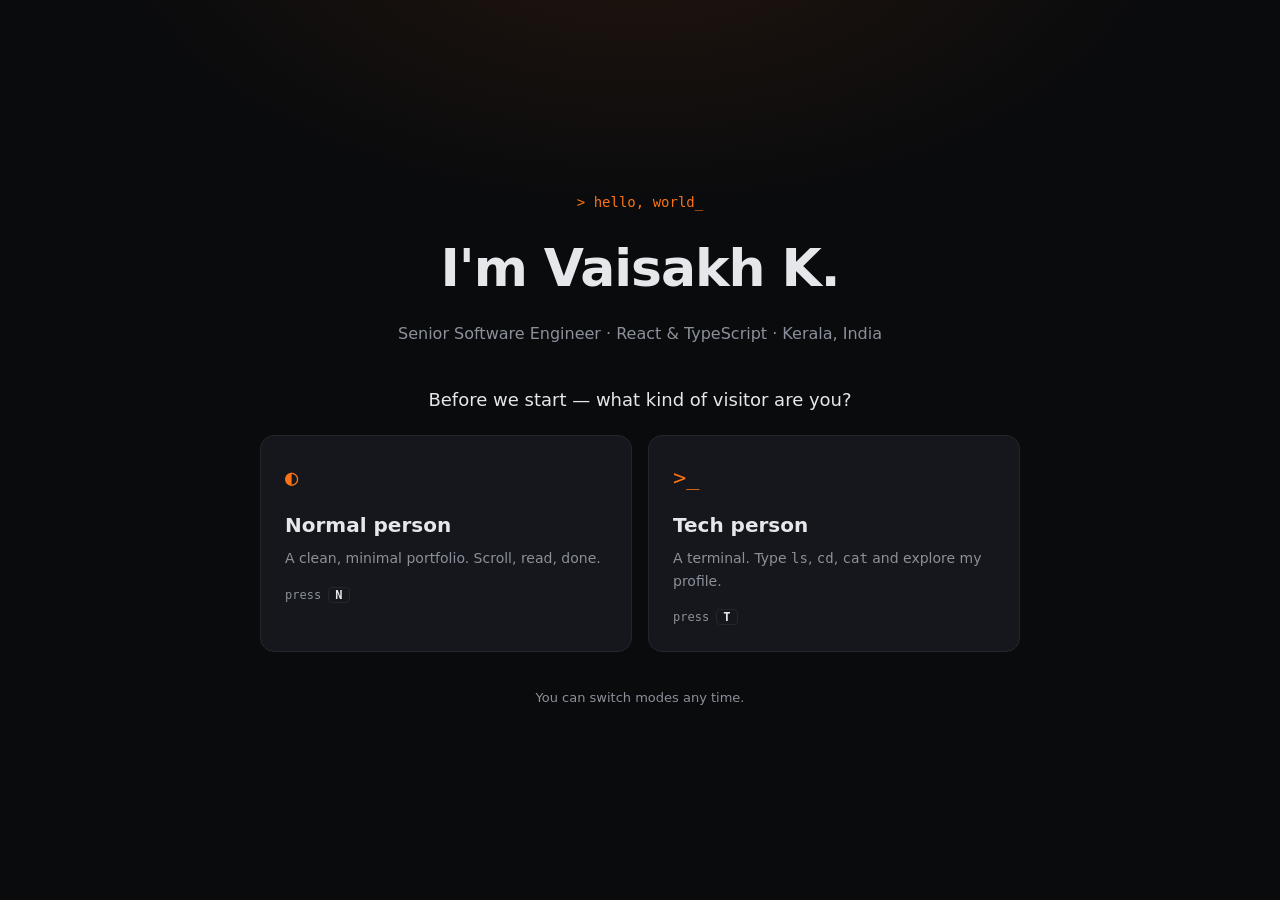
<file: index.html>
<!doctype html>
<html lang="en">
<head>
<meta charset="utf-8">
<meta name="viewport" content="width=device-width, initial-scale=1">
<title>Vaisakh K</title>
<meta name="description" content="Personal website of Vaisakh K — Senior Software Engineer.">
<link rel="stylesheet" href="style.css">
<style>
  body { min-height: 100vh; display: grid; place-items: center; padding: 24px;
    background: radial-gradient(900px 500px at 50% -10%, rgba(249,115,22,.10), transparent 60%), var(--bg); }
  main { width: 100%; max-width: 760px; text-align: center; animation: in .7s ease both; }
  @keyframes in { from { opacity: 0; transform: translateY(12px); } }
  .hi { font-family: var(--mono); color: var(--accent); font-size: 14px; margin-bottom: 14px; }
  h1 { font-size: clamp(32px, 6vw, 52px); font-weight: 700; letter-spacing: -.02em; }
  .sub { color: var(--muted); margin: 10px 0 40px; }
  .q { font-size: 18px; margin-bottom: 20px; }
  .choices { display: grid; grid-template-columns: 1fr 1fr; gap: 16px; }
  .card { text-align: left; background: var(--card); border: 1px solid var(--line); border-radius: 14px;
    padding: 24px; transition: .2s; display: block; }
  .card:hover, .card:focus-visible { border-color: var(--accent); transform: translateY(-3px); outline: none;
    box-shadow: 0 10px 30px -12px rgba(249,115,22,.35); }
  .ico { font-family: var(--mono); font-size: 22px; color: var(--accent); margin-bottom: 14px; display: block; }
  .card h2 { font-size: 20px; margin-bottom: 6px; }
  .card p { color: var(--muted); font-size: 14px; }
  .key { font-family: var(--mono); font-size: 12px; color: var(--muted); margin-top: 16px; display: block; }
  .key b { color: var(--text); border: 1px solid var(--line); border-radius: 4px; padding: 0 6px; }
  .foot { margin-top: 36px; font-size: 13px; color: var(--muted); }
  @media (max-width: 600px) { .choices { grid-template-columns: 1fr; } }
</style>
</head>
<body>
<main>
  <div class="hi">&gt; hello, world_</div>
  <h1>I'm Vaisakh K.</h1>
  <p class="sub">Senior Software Engineer · React &amp; TypeScript · Kerala, India</p>
  <p class="q">Before we start — what kind of visitor are you?</p>
  <div class="choices">
    <a class="card" href="normal.html" id="normal">
      <span class="ico">◐</span>
      <h2>Normal person</h2>
      <p>A clean, minimal portfolio. Scroll, read, done.</p>
      <span class="key">press <b>N</b></span>
    </a>
    <a class="card" href="terminal.html" id="tech">
      <span class="ico">&gt;_</span>
      <h2>Tech person</h2>
      <p>A terminal. Type <code>ls</code>, <code>cd</code>, <code>cat</code> and explore my profile.</p>
      <span class="key">press <b>T</b></span>
    </a>
  </div>
  <p class="foot">You can switch modes any time.</p>
</main>
<script>
  addEventListener("keydown", e => {
    const k = e.key.toLowerCase();
    if (k === "n") location.href = "normal.html";
    if (k === "t") location.href = "terminal.html";
  });
</script>
<script src="cursor.js"></script>
</body>
</html>
</file>
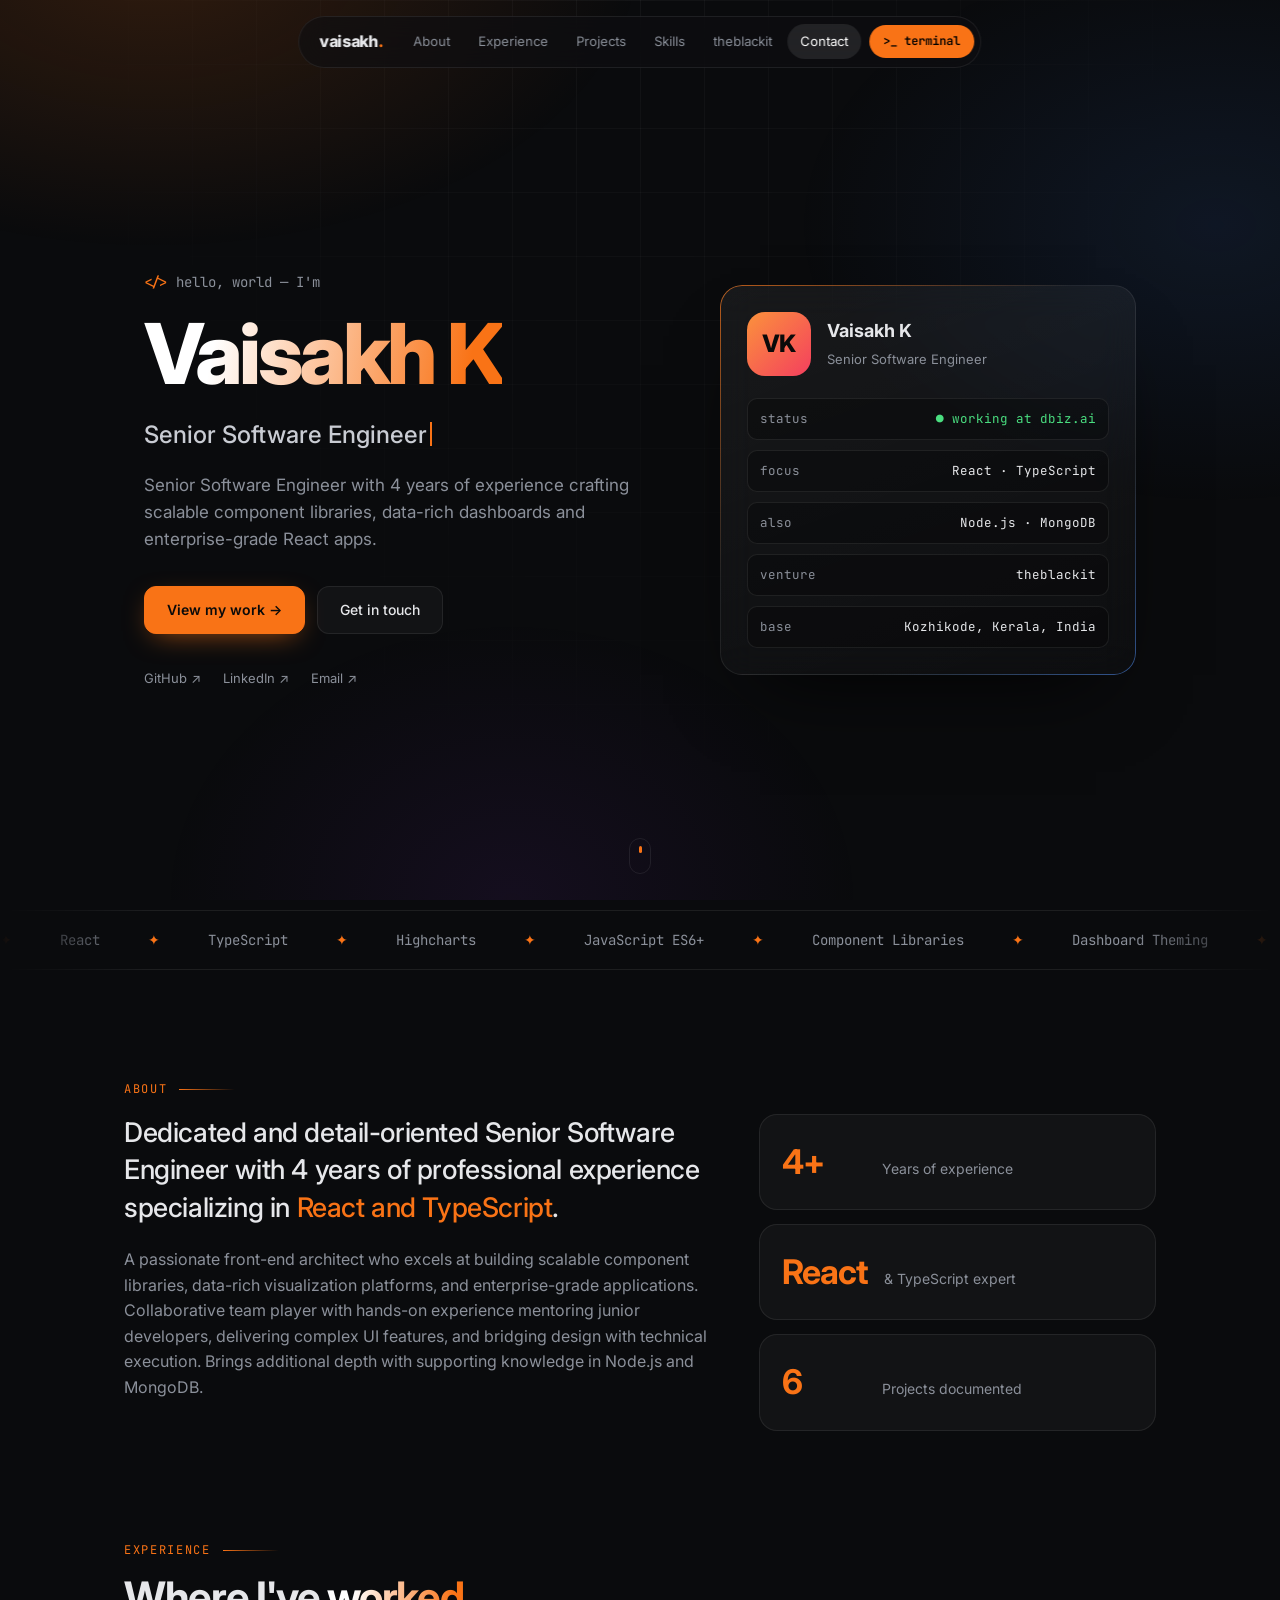
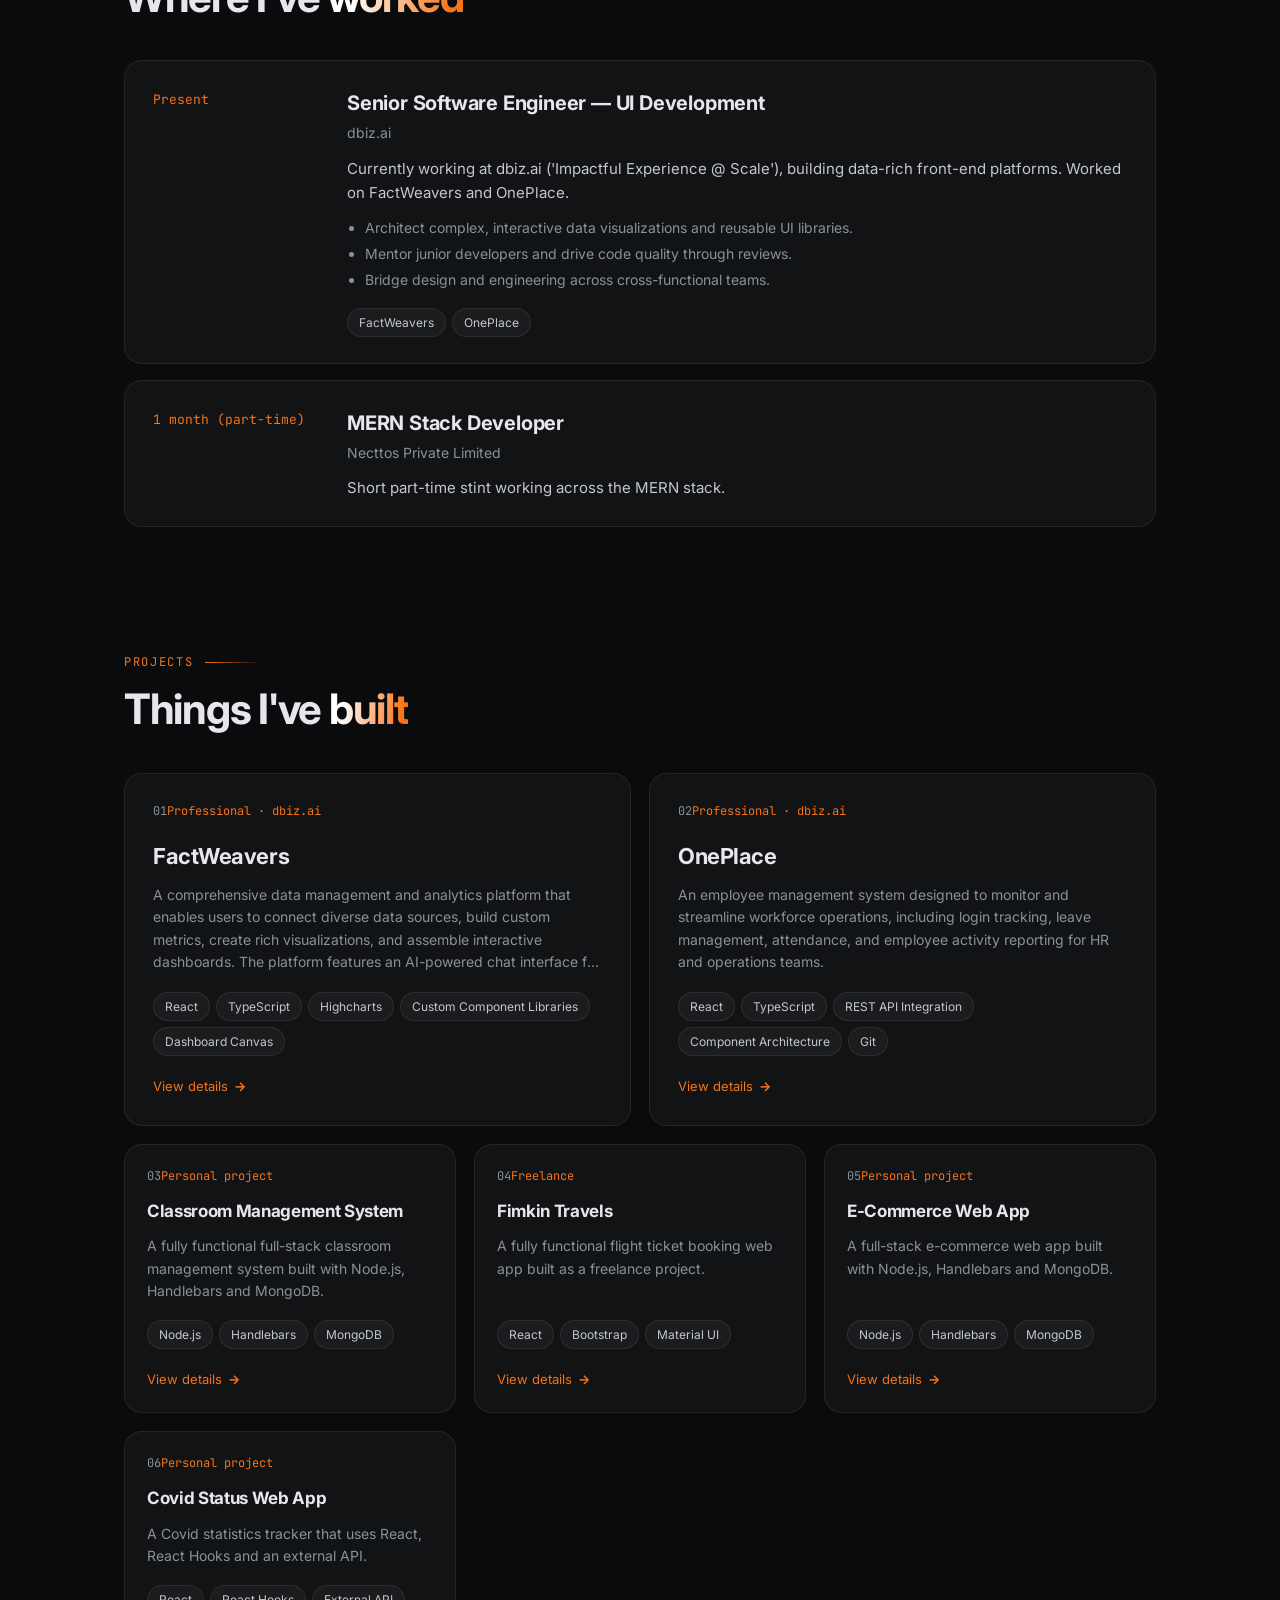
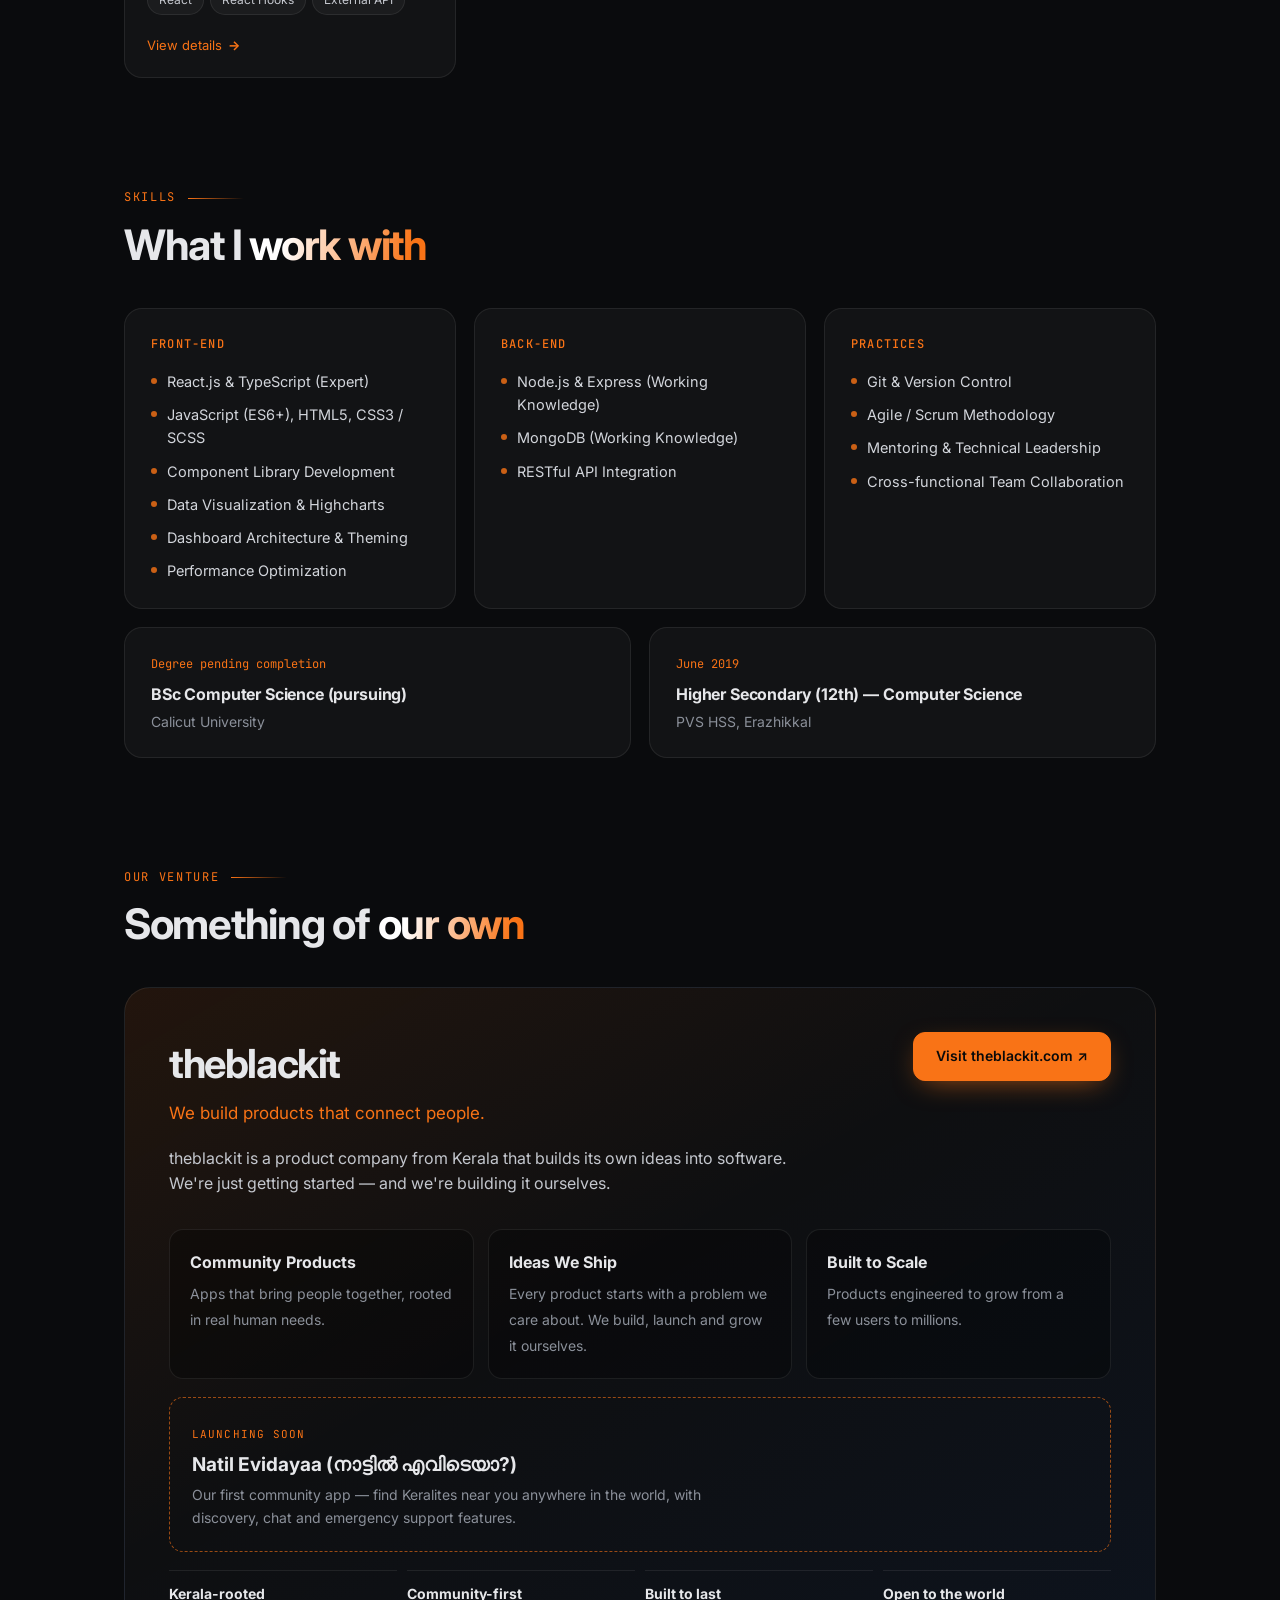
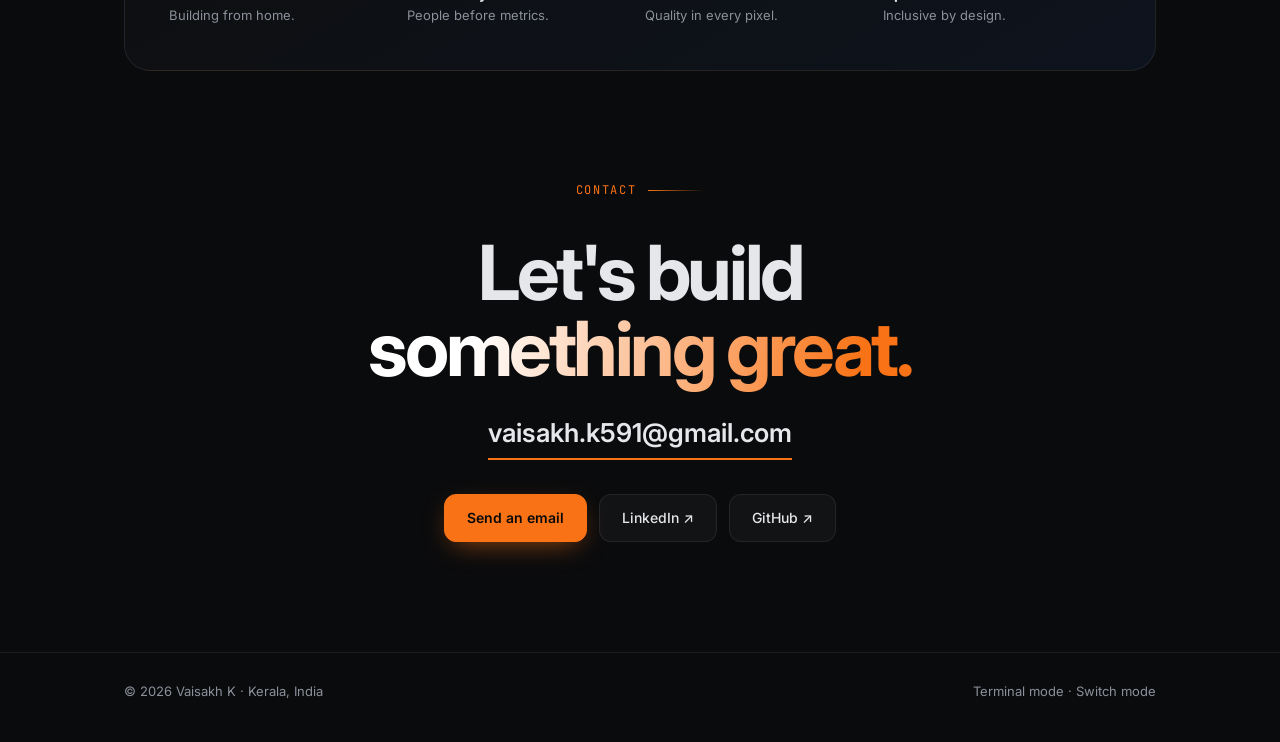
<file: normal.html>
<!doctype html>
<html lang="en">
<head>
<meta charset="utf-8">
<meta name="viewport" content="width=device-width, initial-scale=1, viewport-fit=cover">
<title>Vaisakh K — Senior Software Engineer</title>
<meta name="description" content="Vaisakh K — Senior Software Engineer specializing in React and TypeScript.">
<link rel="preconnect" href="https://fonts.googleapis.com">
<link rel="preconnect" href="https://fonts.gstatic.com" crossorigin>
<link href="https://fonts.googleapis.com/css2?family=Inter:wght@400;500;600;700;800&family=JetBrains+Mono:wght@400;500&display=swap" rel="stylesheet">
<link rel="stylesheet" href="style.css">
<style>
  :root { --glass: rgba(255,255,255,.035); --border: rgba(255,255,255,.08); }
  body { overflow-x: hidden; }
  .wrap { max-width: 1080px; margin: 0 auto; padding: 0 24px; }

  /* ambient background */
  .ambient { position: fixed; inset: 0; z-index: -1; pointer-events: none;
    background:
      radial-gradient(700px 420px at 12% -5%, rgba(249,115,22,.16), transparent 70%),
      radial-gradient(600px 400px at 95% 25%, rgba(59,130,246,.10), transparent 70%),
      radial-gradient(500px 400px at 40% 100%, rgba(147,51,234,.08), transparent 70%); }
  .ambient::after { content: ""; position: absolute; inset: 0; opacity: .5;
    background-image: linear-gradient(var(--border) 1px, transparent 1px), linear-gradient(90deg, var(--border) 1px, transparent 1px);
    background-size: 64px 64px; -webkit-mask-image: radial-gradient(ellipse at 50% 0%, #000 0%, transparent 65%); mask-image: radial-gradient(ellipse at 50% 0%, #000 0%, transparent 65%); }

  /* floating nav */
  nav { position: fixed; top: 16px; left: 50%; transform: translateX(-50%); z-index: 20; max-width: calc(100% - 24px);
    display: flex; align-items: center; gap: 4px; padding: 6px; border-radius: 99px;
    background: rgba(14,15,18,.65); border: 1px solid var(--border); backdrop-filter: blur(16px); -webkit-backdrop-filter: blur(16px); }
  nav .logo { font-weight: 800; padding: 6px 14px; letter-spacing: -.02em; } nav .logo span { color: var(--accent); }
  nav .links { display: flex; gap: 2px; overflow-x: auto; scrollbar-width: none; }
  nav .links::-webkit-scrollbar { display: none; }
  nav a.l { font-size: 13px; color: var(--muted); padding: 7px 13px; border-radius: 99px; white-space: nowrap; transition: .2s; }
  nav a.l:hover { color: var(--text); } nav a.l.on { color: #fff; background: rgba(255,255,255,.09); }
  nav a.term { font-family: var(--mono); font-size: 12px; color: #000; background: var(--accent); padding: 7px 14px; border-radius: 99px; font-weight: 600; white-space: nowrap; margin-left: 4px; }
  nav a.term:hover { background: var(--accent-2); }

  section { padding: 110px 0 0; scroll-margin-top: 20px; }
  .eyebrow { font-family: var(--mono); font-size: 12px; letter-spacing: .14em; text-transform: uppercase; color: var(--accent); display: flex; align-items: center; gap: 12px; margin-bottom: 14px; }
  .eyebrow::after { content: ""; height: 1px; width: 56px; background: linear-gradient(90deg, var(--accent), transparent); }
  h2 { font-size: clamp(28px, 4.5vw, 42px); letter-spacing: -.03em; line-height: 1.1; margin-bottom: 40px; font-weight: 700; }
  .grad { background: linear-gradient(100deg, #fff 20%, var(--accent) 90%); -webkit-background-clip: text; background-clip: text; color: transparent; }

  /* spotlight card base */
  .spot { position: relative; background: var(--glass); border: 1px solid var(--border); border-radius: 18px; overflow: hidden; transition: border-color .25s, transform .25s; }
  .spot::before { content: ""; position: absolute; inset: 0; opacity: 0; transition: opacity .3s; pointer-events: none;
    background: radial-gradient(360px circle at var(--mx, 50%) var(--my, 50%), rgba(249,115,22,.14), transparent 60%); }
  .spot:hover::before { opacity: 1; } .spot:hover { border-color: rgba(249,115,22,.4); }

  /* hero */
  .hero { min-height: 100vh; min-height: 100svh; display: flex; align-items: center; padding: 120px 0 60px; }
  .hero .wrap { display: grid; grid-template-columns: 1.25fr 1fr; gap: 56px; align-items: center; }
  .hello { font-family: var(--mono); font-size: 14px; color: var(--muted); margin-bottom: 18px; }
  .hello b { color: var(--accent); font-weight: 500; }
  .hero h1 { font-size: clamp(44px, 7.5vw, 84px); line-height: 1; letter-spacing: -.045em; font-weight: 800; }
  .hero h1 .grad { display: inline-block; }
  .role { font-size: clamp(18px, 2.4vw, 24px); color: #c9ccd3; margin: 20px 0 0; font-weight: 500; min-height: 1.6em; }
  .role .cur { display: inline-block; width: 2px; height: 1em; background: var(--accent); margin-left: 3px; vertical-align: -3px; animation: blink 1s steps(1) infinite; }
  @keyframes blink { 50% { opacity: 0; } }
  .lead { color: var(--muted); font-size: 17px; max-width: 520px; margin: 18px 0 32px; }
  .btns { display: flex; gap: 12px; flex-wrap: wrap; }
  .btn { display: inline-flex; align-items: center; gap: 8px; padding: 12px 22px; border-radius: 12px; border: 1px solid var(--border); font-size: 14px; font-weight: 500; transition: .2s; background: var(--glass); }
  .btn:hover { border-color: var(--accent); transform: translateY(-2px); }
  .btn.primary { background: var(--accent); border-color: var(--accent); color: #0a0a0a; font-weight: 600; box-shadow: 0 8px 28px -10px rgba(249,115,22,.7); }
  .btn.primary:hover { background: var(--accent-2); }
  .socials { display: flex; gap: 22px; margin-top: 34px; font-size: 13px; color: var(--muted); }
  .socials a:hover { color: var(--accent); }

  .idcard { padding: 26px; border-radius: 22px; background: linear-gradient(160deg, rgba(255,255,255,.06), rgba(255,255,255,.015)); border: 1px solid var(--border);
    backdrop-filter: blur(18px); box-shadow: 0 40px 80px -40px rgba(0,0,0,.9); position: relative; animation: float 7s ease-in-out infinite; }
  @keyframes float { 50% { transform: translateY(-10px); } }
  .idcard::before { content: ""; position: absolute; inset: -1px; border-radius: 22px; padding: 1px; pointer-events: none;
    background: linear-gradient(140deg, rgba(249,115,22,.7), transparent 40%, transparent 70%, rgba(59,130,246,.5));
    -webkit-mask: linear-gradient(#000 0 0) content-box, linear-gradient(#000 0 0); -webkit-mask-composite: xor; mask-composite: exclude; }
  .idtop { display: flex; align-items: center; gap: 16px; }
  .avatar { width: 64px; height: 64px; border-radius: 18px; display: grid; place-items: center; font-weight: 800; font-size: 24px; color: #0a0a0a;
    background: linear-gradient(135deg, var(--accent-2), #f43f5e); letter-spacing: -.04em; }
  .idtop b { display: block; font-size: 18px; } .idtop span { font-size: 13px; color: var(--muted); }
  .idrows { margin-top: 22px; display: grid; gap: 10px; font-family: var(--mono); font-size: 12.5px; }
  .idrows div { display: flex; justify-content: space-between; gap: 12px; padding: 10px 12px; border-radius: 10px; background: rgba(0,0,0,.28); border: 1px solid var(--border); }
  .idrows em { font-style: normal; color: var(--muted); } .idrows span { color: var(--text); text-align: right; }
  .idrows .on { color: var(--green); }
  .scrollhint { position: absolute; bottom: 26px; left: 50%; transform: translateX(-50%); width: 22px; height: 36px; border: 1.5px solid var(--border); border-radius: 12px; }
  .scrollhint::after { content: ""; position: absolute; left: 50%; top: 7px; width: 3px; height: 7px; margin-left: -1.5px; border-radius: 2px; background: var(--accent); animation: sc 1.8s infinite; }
  @keyframes sc { 60% { transform: translateY(12px); opacity: 0; } }

  /* marquee */
  .marquee { border-block: 1px solid var(--border); overflow: hidden; padding: 18px 0; margin-top: 10px;
    -webkit-mask-image: linear-gradient(90deg, transparent, #000 12%, #000 88%, transparent); mask-image: linear-gradient(90deg, transparent, #000 12%, #000 88%, transparent); }
  .track { display: flex; gap: 48px; width: max-content; animation: mq 38s linear infinite; font-family: var(--mono); font-size: 14px; color: var(--muted); }
  .track span::before { content: "✦"; color: var(--accent); margin-right: 48px; }
  @keyframes mq { to { transform: translateX(-50%); } }

  /* about */
  .about { display: grid; grid-template-columns: 1.5fr 1fr; gap: 40px; align-items: start; }
  .about .big { font-size: clamp(20px, 2.6vw, 27px); line-height: 1.4; letter-spacing: -.015em; color: #e6e7ea; font-weight: 500; }
  .about .big mark { background: none; color: var(--accent); }
  .about p.rest { color: var(--muted); margin-top: 20px; }
  .stats { display: grid; gap: 14px; }
  .stat { padding: 20px 22px; display: flex; align-items: baseline; gap: 16px; }
  .stat b { font-size: 34px; letter-spacing: -.03em; color: var(--accent); min-width: 84px; } .stat span { color: var(--muted); font-size: 14px; }

  /* experience */
  .job { padding: 26px 28px; display: grid; grid-template-columns: 170px 1fr; gap: 24px; margin-bottom: 16px; }
  .job .when { font-family: var(--mono); font-size: 13px; color: var(--accent); padding-top: 3px; }
  .job h3 { font-size: 20px; letter-spacing: -.01em; } .job .co { color: var(--muted); font-size: 14px; margin: 3px 0 12px; }
  .job p { color: #c4c7ce; font-size: 15px; } .job ul { margin: 12px 0 0 18px; color: var(--muted); font-size: 14px; } .job li { margin-bottom: 4px; }
  .job .chips { margin-top: 16px; }

  /* projects */
  .featured { display: grid; grid-template-columns: 1fr 1fr; gap: 18px; }
  .others { display: grid; grid-template-columns: repeat(3, 1fr); gap: 18px; margin-top: 18px; }
  .proj { padding: 28px; cursor: pointer; display: flex; flex-direction: column; text-align: left; font: inherit; color: inherit; }
  .proj:focus-visible { outline: 2px solid var(--accent); outline-offset: 2px; }
  .proj .no { font-family: var(--mono); font-size: 12px; color: var(--muted); display: flex; justify-content: space-between; }
  .proj .no i { font-style: normal; color: var(--accent); }
  .proj h3 { margin: 18px 0 10px; font-size: 22px; letter-spacing: -.02em; }
  .others .proj { padding: 22px; } .others .proj h3 { font-size: 17px; margin-top: 12px; }
  .proj p { color: var(--muted); font-size: 14px; flex: 1; display: -webkit-box; -webkit-line-clamp: 4; -webkit-box-orient: vertical; overflow: hidden; }
  .others .proj p { -webkit-line-clamp: 3; }
  .more { margin-top: 20px; font-size: 13px; color: var(--accent); display: inline-flex; gap: 6px; transition: gap .2s; }
  .proj:hover .more { gap: 12px; }
  .chips { display: flex; flex-wrap: wrap; gap: 6px; margin-top: 18px; }
  .chip { font-size: 12px; padding: 4px 11px; border-radius: 99px; background: rgba(255,255,255,.04); border: 1px solid var(--border); color: #c4c7ce; }

  /* skills */
  .skills { display: grid; grid-template-columns: repeat(3, 1fr); gap: 18px; }
  .box { padding: 26px; } .box h3 { font-family: var(--mono); font-weight: 500; font-size: 12px; letter-spacing: .1em; text-transform: uppercase; color: var(--accent); margin-bottom: 16px; }
  .box ul { list-style: none; display: grid; gap: 10px; } .box li { color: #d2d5db; font-size: 14.5px; display: flex; gap: 10px; }
  .box li::before { content: ""; width: 6px; height: 6px; border-radius: 50%; background: var(--accent); margin-top: 8px; flex: none; opacity: .8; }
  .edu { display: grid; grid-template-columns: 1fr 1fr; gap: 18px; margin-top: 18px; }
  .edu .spot { padding: 22px 26px; } .edu small { font-family: var(--mono); font-size: 12px; color: var(--accent); }
  .edu b { display: block; font-size: 16px; margin: 6px 0 2px; letter-spacing: -.01em; } .edu span { color: var(--muted); font-size: 14px; }

  /* company */
  .biz { padding: 44px; background: linear-gradient(150deg, rgba(249,115,22,.10), rgba(255,255,255,.02) 45%, rgba(59,130,246,.07)); border-radius: 26px; }
  .biz .top { display: flex; justify-content: space-between; gap: 24px; flex-wrap: wrap; align-items: flex-start; }
  .biz h3 { font-size: clamp(28px, 4vw, 40px); letter-spacing: -.035em; } .biz .tag { color: var(--accent); font-size: 17px; margin-top: 4px; }
  .biz .blurb { color: #c4c7ce; max-width: 620px; margin-top: 18px; font-size: 16px; }
  .mini { display: grid; grid-template-columns: repeat(3, 1fr); gap: 14px; margin-top: 32px; }
  .mini div { padding: 20px; border-radius: 14px; background: rgba(0,0,0,.28); border: 1px solid var(--border); }
  .mini b { display: block; margin-bottom: 6px; } .mini span { font-size: 14px; color: var(--muted); }
  .product { margin-top: 18px; padding: 22px; border-radius: 14px; border: 1px dashed rgba(249,115,22,.6); display: flex; gap: 18px; align-items: center; flex-wrap: wrap; justify-content: space-between; }
  .product small { font-family: var(--mono); font-size: 11px; letter-spacing: .1em; text-transform: uppercase; color: var(--accent); }
  .product b { display: block; font-size: 19px; margin: 4px 0; } .product span { color: var(--muted); font-size: 14px; max-width: 560px; display: block; }
  .vals { display: grid; grid-template-columns: repeat(4, 1fr); gap: 10px; margin-top: 18px; }
  .vals div { font-size: 13px; color: var(--muted); padding-top: 12px; border-top: 1px solid var(--border); } .vals b { display: block; color: var(--text); font-size: 14px; }

  /* contact */
  .cta { text-align: center; padding: 20px 0 10px; }
  .cta h2 { font-size: clamp(36px, 7vw, 76px); letter-spacing: -.045em; line-height: 1; margin-bottom: 26px; }
  .mail { display: inline-block; font-size: clamp(16px, 3vw, 26px); font-weight: 600; border-bottom: 2px solid var(--accent); padding-bottom: 4px; transition: .2s; word-break: break-all; }
  .mail:hover { color: var(--accent); }
  .cta .btns { justify-content: center; margin-top: 34px; }
  footer { margin-top: 100px; padding: 28px 0 40px; border-top: 1px solid var(--border); color: var(--muted); font-size: 13px; }
  footer .wrap { display: flex; justify-content: space-between; flex-wrap: wrap; gap: 10px; } footer a:hover { color: var(--accent); }

  /* modal */
  .modal { position: fixed; inset: 0; background: rgba(0,0,0,.65); backdrop-filter: blur(8px); display: none; place-items: center; padding: 20px; z-index: 50; }
  .modal.open { display: grid; animation: fade .2s; } @keyframes fade { from { opacity: 0; } }
  .sheet { background: #121317; border: 1px solid var(--border); border-radius: 22px; max-width: 680px; width: 100%; max-height: 86vh; overflow: auto; padding: 34px; position: relative; animation: pop .25s; }
  @keyframes pop { from { transform: translateY(14px) scale(.98); opacity: 0; } }
  .sheet h3 { font-size: 28px; letter-spacing: -.03em; margin: 8px 0 4px; } .sheet .rl { color: var(--muted); font-size: 14px; margin-bottom: 18px; }
  .sheet p { color: #c4c7ce; } .sheet h4 { font-family: var(--mono); font-size: 11px; letter-spacing: .12em; text-transform: uppercase; color: var(--accent); margin: 22px 0 10px; font-weight: 500; }
  .sheet ul { margin-left: 18px; color: #c4c7ce; font-size: 15px; } .sheet li { margin-bottom: 9px; }
  .x { position: absolute; right: 18px; top: 14px; background: rgba(255,255,255,.06); border: 0; color: var(--muted); width: 34px; height: 34px; border-radius: 50%; font-size: 20px; cursor: pointer; }
  .x:hover { color: #fff; }

  .reveal { opacity: 0; transform: translateY(22px); transition: opacity .7s ease, transform .7s ease; } .reveal.in { opacity: 1; transform: none; }
  @media (prefers-reduced-motion: reduce) { *, *::before, *::after { animation: none !important; transition: none !important; } .reveal { opacity: 1; transform: none; } }

  @media (max-width: 960px) {
    .hero .wrap { grid-template-columns: 1fr; gap: 40px; } .idcard { max-width: 440px; animation: none; }
    .about { grid-template-columns: 1fr; } .stats { grid-template-columns: repeat(3, 1fr); } .stat { flex-direction: column; gap: 2px; } .stat b { min-width: 0; font-size: 28px; }
    .others { grid-template-columns: 1fr 1fr; } .skills { grid-template-columns: 1fr 1fr; } .vals { grid-template-columns: 1fr 1fr; }
    .scrollhint { display: none; }
  }
  @media (max-width: 700px) {
    .wrap { padding: 0 18px; } section { padding-top: 80px; } .hero { padding-top: 100px; }
    .featured, .others, .skills, .edu, .mini { grid-template-columns: 1fr; }
    .stats { grid-template-columns: 1fr; } .stat { flex-direction: row; gap: 14px; align-items: baseline; }
    .job { grid-template-columns: 1fr; gap: 6px; padding: 22px; } .biz { padding: 24px; } .sheet { padding: 24px; }
    nav .logo { display: none; } nav { padding: 5px; }
  }
</style>
</head>
<body>
<div class="ambient"></div>

<nav>
  <a class="logo" href="#top">vaisakh<span>.</span></a>
  <div class="links" id="navlinks">
    <a class="l" href="#about">About</a><a class="l" href="#experience">Experience</a><a class="l" href="#projects">Projects</a>
    <a class="l" href="#skills">Skills</a><a class="l" href="#company">theblackit</a><a class="l" href="#contact">Contact</a>
  </div>
  <a class="term" href="terminal.html" title="Switch to terminal mode">&gt;_ terminal</a>
</nav>

<header class="hero" id="top">
  <div class="wrap">
    <div>
      <div class="hello"><b>&lt;/&gt;</b> hello, world — I'm</div>
      <h1><span class="grad">Vaisakh K</span></h1>
      <div class="role"><span id="typed"></span><span class="cur"></span></div>
      <p class="lead" id="lead"></p>
      <div class="btns">
        <a class="btn primary" href="#projects">View my work →</a>
        <a class="btn" href="#contact">Get in touch</a>
      </div>
      <div class="socials" id="socials"></div>
    </div>
    <aside class="idcard" aria-label="Profile summary">
      <div class="idtop"><div class="avatar">VK</div><div><b>Vaisakh K</b><span id="idrole"></span></div></div>
      <div class="idrows" id="idrows"></div>
    </aside>
  </div>
  <div class="scrollhint"></div>
</header>

<div class="marquee"><div class="track" id="track"></div></div>

<main class="wrap">
  <section id="about" class="reveal">
    <div class="eyebrow">About</div>
    <div class="about">
      <div>
        <p class="big" id="big"></p>
        <p class="rest" id="rest"></p>
      </div>
      <div class="stats" id="stats"></div>
    </div>
  </section>

  <section id="experience" class="reveal">
    <div class="eyebrow">Experience</div><h2>Where I've <span class="grad">worked</span></h2>
    <div id="exp"></div>
  </section>

  <section id="projects" class="reveal">
    <div class="eyebrow">Projects</div><h2>Things I've <span class="grad">built</span></h2>
    <div class="featured" id="featured"></div>
    <div class="others" id="others"></div>
  </section>

  <section id="skills" class="reveal">
    <div class="eyebrow">Skills</div><h2>What I <span class="grad">work with</span></h2>
    <div class="skills" id="skl"></div>
    <div class="edu" id="edu"></div>
  </section>

  <section id="company" class="reveal">
    <div class="eyebrow">Our venture</div><h2>Something of <span class="grad">our own</span></h2>
    <div class="biz spot" id="biz"></div>
  </section>

  <section id="contact" class="reveal">
    <div class="eyebrow" style="justify-content:center">Contact</div>
    <div class="cta">
      <h2>Let's build<br><span class="grad">something great.</span></h2>
      <a class="mail" id="mail"></a>
      <div class="btns" id="cbtns"></div>
    </div>
  </section>
</main>

<footer><div class="wrap"><span>© <span id="yr"></span> Vaisakh K · Kerala, India</span><span><a href="terminal.html">Terminal mode</a> · <a href="index.html">Switch mode</a></span></div></footer>

<div class="modal" id="modal" role="dialog" aria-modal="true"><div class="sheet" id="sheet"></div></div>

<script src="data.js"></script>
<script>
const D = DATA, C = D.company, $ = id => document.getElementById(id);
const chips = a => `<div class="chips">${a.map(t => `<span class="chip">${t}</span>`).join("")}</div>`;

// hero
$("lead").textContent = `${D.title} with 4 years of experience crafting scalable component libraries, data-rich dashboards and enterprise-grade React apps.`;
$("idrole").textContent = D.title;
$("idrows").innerHTML = [
  ["status", `<span class="on">● working at dbiz.ai</span>`], ["focus", "React · TypeScript"], ["also", "Node.js · MongoDB"],
  ["venture", "theblackit"], ["base", D.location],
].map(([k, v]) => `<div><em>${k}</em><span>${v}</span></div>`).join("");
$("socials").innerHTML = `<a href="${D.github}" target="_blank" rel="noopener">GitHub ↗</a><a href="${D.linkedin}" target="_blank" rel="noopener">LinkedIn ↗</a><a href="mailto:${D.email}">Email ↗</a>`;

// typing role
const roles = ["Senior Software Engineer", "React & TypeScript expert", "Front-end architect", "Co-founder at theblackit"];
(function type(i = 0, j = 0, del = false) {
  const el = $("typed"), word = roles[i];
  if (matchMedia("(prefers-reduced-motion: reduce)").matches) { el.textContent = roles[0]; return; }
  el.textContent = word.slice(0, j);
  let t = del ? 35 : 70;
  if (!del && j === word.length) { del = true; t = 1700; }
  else if (del && j === 0) { del = false; i = (i + 1) % roles.length; t = 350; }
  setTimeout(() => type(i, j + (del ? -1 : 1), del), t);
})();

// marquee
const stack = ["React", "TypeScript", "Highcharts", "JavaScript ES6+", "Component Libraries", "Dashboard Theming", "REST APIs", "Node.js", "MongoDB", "Performance", "Agile / Scrum", "Git"];
$("track").innerHTML = [...stack, ...stack].map(s => `<span>${s}</span>`).join("");

// about
$("big").innerHTML = D.about[0].replace("React and TypeScript", "<mark>React and TypeScript</mark>");
$("rest").textContent = D.about.slice(1).join(" ");
$("stats").innerHTML = D.stats.map(s => `<div class="stat spot"><b>${s.value}</b><span>${s.label}</span></div>`).join("");

// experience
$("exp").innerHTML = D.experience.map(j => `
  <div class="job spot"><div class="when">${j.period}</div>
    <div><h3>${j.role}</h3><div class="co">${j.company}</div><p>${j.summary}</p>
    ${j.points.length ? `<ul>${j.points.map(p => `<li>${p}</li>`).join("")}</ul>` : ""}
    ${j.projects.length ? chips(j.projects.map(id => D.projects.find(p => p.id === id).name)) : ""}</div>
  </div>`).join("");

// projects
const card = (p, i, feat) => `
  <button class="proj spot" data-id="${p.id}" data-cursor="View">
    <div class="no"><span>${String(i + 1).padStart(2, "0")}</span><i>${p.kind}</i></div>
    <h3>${p.name}</h3><p>${p.description}</p>${chips(p.tech.slice(0, feat ? 5 : 3))}
    <span class="more">View details <b>→</b></span>
  </button>`;
const prof = D.projects.filter(p => p.kind.startsWith("Professional")), rest = D.projects.filter(p => !p.kind.startsWith("Professional"));
$("featured").innerHTML = prof.map((p, i) => card(p, i, true)).join("");
$("others").innerHTML = rest.map((p, i) => card(p, i + prof.length, false)).join("");

// skills + education
$("skl").innerHTML = [["frontend", "Front-end"], ["backend", "Back-end"], ["practices", "Practices"]]
  .map(([k, t]) => `<div class="box spot"><h3>${t}</h3><ul>${D.skills[k].map(s => `<li>${s}</li>`).join("")}</ul></div>`).join("");
$("edu").innerHTML = D.education.map(e => `<div class="spot"><small>${e.period}</small><b>${e.title}</b><span>${e.place}</span></div>`).join("");

// company
$("biz").innerHTML = `
  <div class="top"><div><h3>${C.name}</h3><div class="tag">${C.tagline}</div></div>
    <a class="btn primary" href="${C.url}" target="_blank" rel="noopener">Visit theblackit.com ↗</a></div>
  <p class="blurb">${C.blurb}</p>
  <div class="mini">${C.focus.map(f => `<div><b>${f.title}</b><span>${f.text}</span></div>`).join("")}</div>
  ${C.products.map(p => `<div class="product"><div><small>${p.status}</small><b>${p.name}</b><span>${p.text}</span></div></div>`).join("")}
  <div class="vals">${C.values.map(v => `<div><b>${v.title}</b>${v.text}</div>`).join("")}</div>`;

// contact
$("mail").textContent = D.email; $("mail").href = "mailto:" + D.email;
$("cbtns").innerHTML = `<a class="btn primary" href="mailto:${D.email}">Send an email</a>
  <a class="btn" href="${D.linkedin}" target="_blank" rel="noopener">LinkedIn ↗</a><a class="btn" href="${D.github}" target="_blank" rel="noopener">GitHub ↗</a>`;
$("yr").textContent = new Date().getFullYear();

// modal
const modal = $("modal"), sheet = $("sheet");
function openProj(id) {
  const p = D.projects.find(x => x.id === id);
  sheet.innerHTML = `<button class="x" aria-label="Close">×</button>
    <span class="eyebrow">${p.kind}</span><h3>${p.name}</h3><div class="rl">${p.role}</div>
    <p>${p.description}</p><h4>Responsibilities</h4><ul>${p.points.map(x => `<li>${x}</li>`).join("")}</ul>
    <h4>Tech</h4>${chips(p.tech)}`;
  modal.classList.add("open"); document.body.style.overflow = "hidden";
}
const closeM = () => { modal.classList.remove("open"); document.body.style.overflow = ""; };
document.addEventListener("click", e => { const c = e.target.closest(".proj"); if (c) openProj(c.dataset.id); });
modal.addEventListener("click", e => { if (e.target === modal || e.target.classList.contains("x")) closeM(); });
addEventListener("keydown", e => { if (e.key === "Escape") closeM(); });

// spotlight follow
document.addEventListener("pointermove", e => {
  const el = e.target.closest && e.target.closest(".spot"); if (!el) return;
  const r = el.getBoundingClientRect(); el.style.setProperty("--mx", e.clientX - r.left + "px"); el.style.setProperty("--my", e.clientY - r.top + "px");
});

// reveal + active nav
const io = new IntersectionObserver(es => es.forEach(e => { if (e.isIntersecting) { e.target.classList.add("in"); io.unobserve(e.target); } }), { threshold: .08 });
document.querySelectorAll(".reveal").forEach(el => io.observe(el));
const links = [...document.querySelectorAll("nav a.l")];
const so = new IntersectionObserver(es => es.forEach(e => { if (e.isIntersecting) links.forEach(l => {
  const on = l.getAttribute("href") === "#" + e.target.id; l.classList.toggle("on", on);
  if (on) l.scrollIntoView({ block: "nearest", inline: "center" }); }); }), { rootMargin: "-45% 0px -50% 0px" });
document.querySelectorAll("main section").forEach(s => so.observe(s));
</script>
<script src="cursor.js"></script>
</body>
</html>
</file>
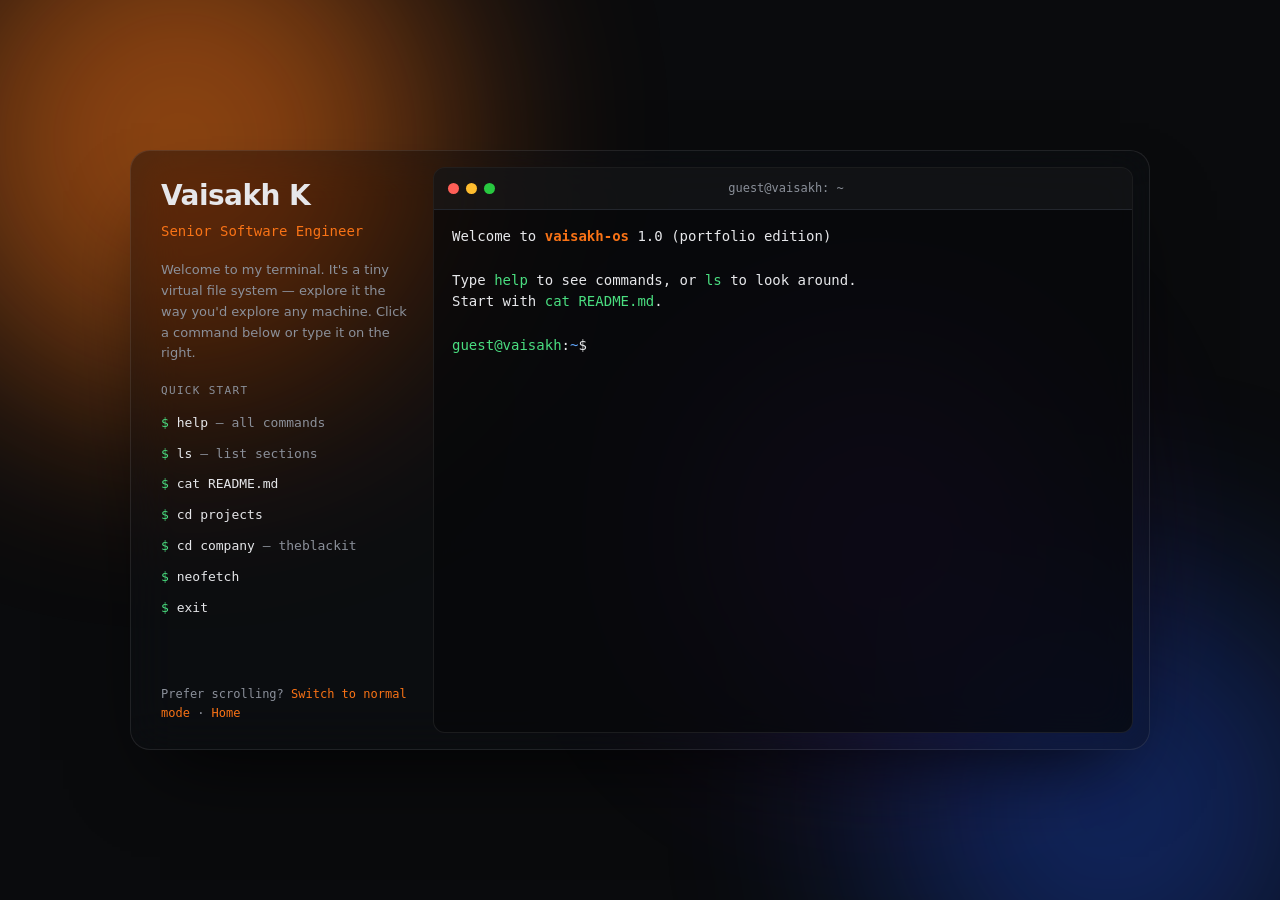
<file: terminal.html>
<!doctype html>
<html lang="en">
<head>
<meta charset="utf-8">
<meta name="viewport" content="width=device-width, initial-scale=1, viewport-fit=cover">
<title>vaisakh@portfolio:~</title>
<link rel="stylesheet" href="style.css">
<style>
  html, body { height: 100%; overflow: hidden; }
  body { font-family: var(--mono); display: grid; place-items: center; padding: 24px; position: relative; }
  .bg { position: fixed; inset: 0; overflow: hidden; z-index: 0; }
  .bg i { position: absolute; border-radius: 50%; filter: blur(110px); opacity: .55; animation: drift 18s ease-in-out infinite alternate; }
  .bg i:nth-child(1) { width: 520px; height: 520px; background: #f97316; top: -120px; left: -80px; }
  .bg i:nth-child(2) { width: 460px; height: 460px; background: #1d4ed8; bottom: -140px; right: -60px; animation-delay: -6s; opacity: .4; }
  .bg i:nth-child(3) { width: 340px; height: 340px; background: #9333ea; top: 40%; left: 55%; animation-delay: -11s; opacity: .3; }
  @keyframes drift { to { transform: translate(60px, -40px) scale(1.15); } }
  .shell { position: relative; z-index: 1; width: min(1020px, 100%); height: min(600px, calc(100vh - 48px)); display: grid; grid-template-columns: 270px 1fr; gap: 16px;
    padding: 16px; border-radius: 20px; background: rgba(15,17,21,.45); border: 1px solid rgba(255,255,255,.09);
    backdrop-filter: blur(24px) saturate(140%); -webkit-backdrop-filter: blur(24px) saturate(140%); box-shadow: 0 40px 80px -30px rgba(0,0,0,.8); }
  aside { padding: 14px 10px 10px 14px; display: flex; flex-direction: column; gap: 18px; overflow: auto; }
  aside h1 { font-family: var(--sans); font-size: 28px; letter-spacing: -.02em; line-height: 1.1; }
  aside .role { color: var(--accent); font-size: 14px; margin-top: 8px; }
  aside p { color: var(--muted); font-size: 13px; font-family: var(--sans); }
  aside h4 { font-size: 11px; letter-spacing: .12em; color: var(--muted); text-transform: uppercase; margin-bottom: 8px; font-weight: 500; }
  .cmds button { display: block; width: 100%; text-align: left; background: none; border: 0; color: var(--text); font: inherit; font-size: 13px;
    padding: 5px 0; cursor: pointer; }
  .cmds button span { color: var(--muted); } .cmds button:hover { color: var(--accent); }
  .cmds button::before { content: "$ "; color: var(--green); }
  aside .sw { margin-top: auto; font-size: 12px; color: var(--muted); }
  aside .sw a { color: var(--accent); }
  .win { display: flex; flex-direction: column; min-width: 0; min-height: 0; }
  .frame { flex: 1; min-height: 0; display: flex; flex-direction: column; background: rgba(8,9,11,.72); border: 1px solid rgba(255,255,255,.08); border-radius: 12px; overflow: hidden; }
  .bar { display: flex; align-items: center; gap: 7px; padding: 11px 14px; background: rgba(255,255,255,.04); border-bottom: 1px solid var(--line); }
  .bar i { width: 11px; height: 11px; border-radius: 50%; background: #3a3d44; }
  .bar i:nth-child(1) { background: #ff5f57; } .bar i:nth-child(2) { background: #febc2e; } .bar i:nth-child(3) { background: #28c840; }
  .bar span { margin: 0 auto; color: var(--muted); font-size: 12px; transform: translateX(-24px); }
  #screen { flex: 1; overflow-y: auto; padding: 16px 18px; font-size: 14px; line-height: 1.55; cursor: text; }
  .ln { white-space: pre-wrap; word-break: break-word; min-height: 1.55em; }
  .ps { white-space: pre; } .u { color: var(--green); } .p { color: var(--blue); } .d { color: var(--blue); cursor: pointer; font-weight: 600; }
  .f { cursor: pointer; } .d:hover, .f:hover { text-decoration: underline; }
  .h1 { color: var(--accent); font-weight: 700; } .h2 { color: var(--accent-2); font-weight: 600; } .dim { color: var(--muted); } .err { color: #f87171; } .ok { color: var(--green); }
  .ln a { color: var(--blue); text-decoration: underline; }
  .row { display: flex; align-items: center; }
  .row .ps { flex: none; }
  #in { flex: 1; min-width: 0; background: none; border: 0; outline: 0; color: var(--text); font: inherit; caret-color: var(--accent); margin-left: 8px; }
  .chipbar { display: none; gap: 8px; padding: 8px 12px; border-top: 1px solid var(--line); overflow-x: auto; }
  .chipbar button { background: var(--bg-2); border: 1px solid var(--line); border-radius: 6px; color: var(--text); font: inherit; font-size: 12px; padding: 5px 10px; white-space: nowrap; }
  .closed { position: fixed; inset: 0; background: #000; display: grid; place-items: center; text-align: center; color: var(--muted); font-size: 14px; z-index: 9; }
  .closed a { color: var(--accent); display: inline-block; margin: 14px 10px 0; }
  html, body { height: 100dvh; }
  .shell { height: min(600px, calc(100dvh - 48px)); }
  #screen { overflow-x: auto; }
  @media (max-width: 1000px) { .shell { grid-template-columns: 220px 1fr; } aside { padding: 8px 4px 8px 8px; } aside h1 { font-size: 24px; } }
  @media (max-width: 860px) {
    body { padding: 10px; }
    .shell { grid-template-columns: 1fr; grid-template-rows: auto 1fr; gap: 8px; height: calc(100dvh - 20px); padding: 10px; border-radius: 16px; }
    aside { padding: 4px 6px; gap: 0; overflow: visible; flex-direction: row; align-items: baseline; justify-content: space-between; flex-wrap: wrap; }
    aside > p, aside .cmds { display: none; }
    aside .sw { margin: 0; font-size: 11px; }
    aside h1 { font-size: 20px; } aside .role { margin: 0; font-size: 12px; }
    .chipbar { display: flex; }
  }
  @media (max-width: 520px) {
    #screen { font-size: 12.5px; padding: 12px; }
    #in { font-size: 16px; } /* prevents iOS zoom on focus */
    .bar span { transform: none; margin-left: 8px; font-size: 11px; }
    .bg i { filter: blur(80px); }
  }
  @media (max-height: 520px) and (orientation: landscape) { aside { display: none; } .shell { grid-template-rows: 1fr; } }
</style>
</head>
<body>
<div class="bg"><i></i><i></i><i></i></div>
<div class="shell">
<aside>
  <div>
    <h1>Vaisakh K</h1>
    <div class="role">Senior Software Engineer</div>
  </div>
  <p>Welcome to my terminal. It's a tiny virtual file system — explore it the way you'd explore any machine. Click a command below or type it on the right.</p>
  <div class="cmds">
    <h4>Quick start</h4>
    <button data-cmd="help">help <span>— all commands</span></button>
    <button data-cmd="ls">ls <span>— list sections</span></button>
    <button data-cmd="cat README.md">cat README.md</button>
    <button data-cmd="cd projects">cd projects</button>
    <button data-cmd="cd company">cd company <span>— theblackit</span></button>
    <button data-cmd="neofetch">neofetch</button>
    <button data-cmd="exit">exit</button>
  </div>
  <div class="sw">Prefer scrolling? <a href="normal.html">Switch to normal mode</a> · <a href="index.html">Home</a></div>
</aside>

<section class="win">
  <div class="frame">
    <div class="bar"><i></i><i></i><i></i><span id="title">guest@vaisakh: ~</span></div>
    <div id="screen" data-cursor="text"><div id="out"></div>
      <div class="row"><span class="ps" id="ps"></span><input id="in" autocomplete="off" autocapitalize="off" spellcheck="false" aria-label="terminal input" autofocus></div>
    </div>
    <div class="chipbar" id="chips">
      <button data-cmd="help">help</button><button data-cmd="ls">ls</button><button data-cmd="cd ..">cd ..</button>
      <button data-cmd="cat README.md">cat README.md</button><button data-cmd="clear">clear</button>
    </div>
  </div>
</section>
</div>

<script src="data.js"></script>
<script>
const D = DATA;
const $ = id => document.getElementById(id);
const out = $("out"), input = $("in"), screen = $("screen");
const esc = s => String(s).replace(/&/g, "&amp;").replace(/</g, "&lt;").replace(/>/g, "&gt;");
const wrap = (s, w = 74, ind = "") => {
  const words = s.split(" "), lines = []; let cur = "";
  for (const wd of words) { if ((cur + " " + wd).trim().length > w) { lines.push(cur); cur = ind + wd; } else cur = (cur ? cur + " " : "") + wd; }
  if (cur) lines.push(cur); return lines;
};

/* ---------- virtual file system ---------- */
const F = (content) => ({ type: "file", content });
const Dir = (children) => ({ type: "dir", children });

function projectFile(p) {
  return [
    "# " + p.name, p.kind + " · " + p.role, "",
    "## DESCRIPTION", ...wrap(p.description), "",
    "## RESPONSIBILITIES", ...p.points.flatMap(x => wrap(x, 72, "  ").map((l, i) => (i ? "" : "- ") + l)), "",
    "## TECH", p.tech.join(", "),
  ];
}
const bullets = a => a.map(x => "- " + x);

const root = Dir({
  "README.md": F([
    "# Vaisakh K — Senior Software Engineer", D.tagline, "",
    ...D.about.flatMap(a => [...wrap(a), ""]),
    "## NAVIGATE", "Directories: about/ experience/ projects/ skills/ education/ company/ contact/",
    "Try: ls, cd projects, cat factweavers.md, help",
  ]),
  about: Dir({
    "bio.txt": F(["# About", ...D.about.flatMap(a => [...wrap(a), ""])]),
    "location.txt": F([D.location]),
  }),
  experience: Dir(Object.fromEntries(D.experience.map(j => [j.id + ".md", F([
    "# " + j.role, j.company + " · " + j.period, "", ...wrap(j.summary), ...(j.points.length ? ["", "## HIGHLIGHTS", ...bullets(j.points)] : []),
    ...(j.projects.length ? ["", "## PROJECTS", ...j.projects.map(p => "- ~/projects/" + p + ".md")] : []),
  ])]))),
  projects: Dir(Object.fromEntries(D.projects.map(p => [p.id + ".md", F(projectFile(p))]))),
  skills: Dir({
    "frontend.txt": F(["# Front-end", ...bullets(D.skills.frontend)]),
    "backend.txt": F(["# Back-end", ...bullets(D.skills.backend)]),
    "practices.txt": F(["# Practices", ...bullets(D.skills.practices)]),
  }),
  education: Dir(Object.fromEntries(D.education.map((e, i) => [["degree.md", "higher-secondary.md"][i] || "edu" + i + ".md", F(["# " + e.title, e.place, e.period])]))),
  company: Dir({
    "theblackit.md": F([
      "# " + D.company.name, D.company.tagline, "", ...wrap(D.company.blurb), "",
      "## WHAT WE DO", ...D.company.focus.flatMap(f => ["- " + f.title + ": " + f.text]), "",
      "## WEB", D.company.url, D.company.email,
    ]),
    "values.md": F(["# Values", ...D.company.values.map(v => "- " + v.title + " — " + v.text)]),
    ...Object.fromEntries(D.company.products.map(p => [p.id + ".md", F(["# " + p.name, "Status: " + p.status, "", ...wrap(p.text)])])),
  }),
  contact: Dir({
    "email.txt": F([D.email]),
    "github.txt": F([D.github]),
    "linkedin.txt": F([D.linkedin]),
    "company-email.txt": F([D.company.email]),
  }),
  ".secret": F(["You found the hidden file. Nice nose.", "Hint: try `sudo hire vaisakh`."]),
});

/* ---------- path handling ---------- */
let cwd = [];
const getNode = segs => segs.reduce((n, s) => n && n.type === "dir" ? n.children[s] : null, root);
function findChild(dir, name) {
  if (!dir || dir.type !== "dir") return null;
  const keys = Object.keys(dir.children);
  const k = keys.find(k => k === name) || keys.find(k => k.toLowerCase() === name.toLowerCase())
    || keys.find(k => k.replace(/\.[^.]+$/, "").toLowerCase() === name.toLowerCase());
  return k || null;
}
function resolve(path) {
  const abs = path.startsWith("~") || path.startsWith("/");
  let segs = abs ? [] : [...cwd];
  for (const part of path.replace(/^~/, "").split("/").filter(Boolean)) {
    if (part === ".") continue;
    if (part === "..") { segs.pop(); continue; }
    const k = findChild(getNode(segs), part);
    if (!k) return null;
    segs.push(k);
  }
  return { segs, node: getNode(segs) };
}
const pathStr = segs => "~" + (segs.length ? "/" + segs.join("/") : "");

/* ---------- output ---------- */
function fmt(line) {
  let s = esc(line);
  s = s.replace(/(https?:\/\/[^\s<]+)/g, '<a href="$1" target="_blank" rel="noopener">$1</a>')
       .replace(/\b([\w.+-]+@[\w-]+\.[\w.]+)/g, '<a href="mailto:$1">$1</a>');
  if (line.startsWith("# ")) return `<span class="h1">${s.slice(2)}</span>`;
  if (line.startsWith("## ")) return `<span class="h2">${s.slice(3)}</span>`;
  if (line.startsWith("- ")) return `<span class="ok">▸</span> ${s.slice(2)}`;
  return s;
}
function print(html = "", cls = "") { const d = document.createElement("div"); d.className = "ln " + cls; d.innerHTML = html; out.appendChild(d); }
const printText = (lines, cls) => lines.forEach(l => print(fmt(l), cls));
const err = m => print(esc(m), "err");
const scroll = () => { screen.scrollTop = screen.scrollHeight; };

function promptHTML() { return `<span class="u">guest@vaisakh</span>:<span class="p">${esc(pathStr(cwd))}</span>$`; }
function refreshPrompt() { $("ps").innerHTML = promptHTML(); $("title").textContent = "guest@vaisakh: " + pathStr(cwd); }

/* ---------- commands ---------- */
const hidden = n => n.startsWith(".");
const isDirName = (dir, k) => dir.children[k].type === "dir";
const entry = (dirSegs, k, node) => {
  const rel = [...dirSegs, k].join("/");
  return node.type === "dir"
    ? `<span class="d" data-cmd="cd ~/${esc(rel)}">${esc(k)}/</span>`
    : `<span class="f" data-cmd="cat ~/${esc(rel)}">${esc(k)}</span>`;
};

const commands = {
  help() {
    const rows = [
      ["ls [-l] [-a] [path]", "list directory contents"], ["cd <dir>", "change directory (cd .., cd ~, cd -)"],
      ["cat <file>", "show a file (extension optional)"], ["pwd", "print working directory"],
      ["tree [path]", "show the directory tree"], ["grep <word>", "search every file for a word"],
      ["open <target>", "open github | linkedin | email | theblackit"], ["whoami / neofetch", "about this session / quick profile card"],
      ["history", "previous commands"], ["clear (Ctrl+L)", "clear the screen"],
      ["exit", "close the session"],
    ];
    print("<span class='h1'>Available commands</span>");
    rows.forEach(([a, b]) => print(`  <span class="ok">${esc(a.padEnd(22))}</span><span class="dim">${esc(b)}</span>`));
    print(); print("<span class='dim'>Tips: Tab autocompletes · ↑/↓ browse history · click any name in ls output.</span>");
  },
  ls(args) {
    const flags = args.filter(a => a.startsWith("-")).join(""), paths = args.filter(a => !a.startsWith("-"));
    const r = paths.length ? resolve(paths[0]) : { segs: cwd, node: getNode(cwd) };
    if (!r) return err(`ls: cannot access '${paths[0]}': No such file or directory`);
    if (r.node.type === "file") return print(esc(paths[0]));
    let keys = Object.keys(r.node.children); if (!flags.includes("a")) keys = keys.filter(k => !hidden(k));
    if (!keys.length) return;
    if (flags.includes("l")) {
      keys.forEach(k => { const n = r.node.children[k], d = n.type === "dir";
        const size = d ? 4096 : n.content.join("\n").length;
        print(`<span class="dim">${d ? "drwxr-xr-x" : "-rw-r--r--"} guest guest ${String(size).padStart(5)} Oct  8 </span>${entry(r.segs, k, n)}`); });
    } else {
      print(keys.map(k => entry(r.segs, k, r.node.children[k])).join("   "));
    }
  },
  cd(args) {
    const t = args[0];
    if (!t || t === "~") cwd = [];
    else if (t === "-") cwd = prevDir;
    else {
      const r = resolve(t);
      if (!r) return err(`cd: ${t}: No such file or directory`);
      if (r.node.type !== "dir") return err(`cd: ${t}: Not a directory`);
      prevDir = cwd; cwd = r.segs;
    }
    refreshPrompt();
  },
  pwd() { print(esc("/home/guest" + (cwd.length ? "/" + cwd.join("/") : ""))); },
  cat(args) {
    if (!args.length) return err("cat: missing file operand");
    args.forEach(a => {
      const r = resolve(a);
      if (!r) return err(`cat: ${a}: No such file or directory`);
      if (r.node.type === "dir") return err(`cat: ${a}: Is a directory`);
      printText(r.node.content); print();
    });
  },
  tree(args) {
    const r = args[0] ? resolve(args[0]) : { segs: cwd, node: getNode(cwd) };
    if (!r || r.node.type !== "dir") return err(`tree: '${args[0]}': No such directory`);
    print(`<span class="p">${esc(pathStr(r.segs))}</span>`);
    let dirs = 0, files = 0;
    (function walk(node, prefix) {
      const keys = Object.keys(node.children).filter(k => !hidden(k));
      keys.forEach((k, i) => {
        const last = i === keys.length - 1, n = node.children[k];
        print(`<span class="dim">${prefix}${last ? "└── " : "├── "}</span>` + (n.type === "dir" ? `<span class="d">${esc(k)}</span>` : esc(k)));
        if (n.type === "dir") { dirs++; walk(n, prefix + (last ? "    " : "│   ")); } else files++;
      });
    })(r.node, "");
    print(`<span class="dim">\n${dirs} directories, ${files} files</span>`);
  },
  grep(args) {
    if (!args.length) return err("usage: grep <word>");
    const q = args.join(" ").toLowerCase(); let hits = 0;
    (function walk(node, segs) {
      Object.entries(node.children).forEach(([k, n]) => {
        if (n.type === "dir") return walk(n, [...segs, k]);
        n.content.forEach(l => { if (l.toLowerCase().includes(q)) { hits++;
          print(`<span class="p">${esc([...segs, k].join("/"))}</span><span class="dim">:</span> ${esc(l.replace(/^#+ |^- /, "").slice(0, 110))}`); } });
      });
    })(root, []);
    if (!hits) err(`grep: no matches for '${q}'`);
  },
  open(args) {
    const map = { github: D.github, linkedin: D.linkedin, email: "mailto:" + D.email, theblackit: D.company.url, blackit: D.company.url };
    const t = (args[0] || "").toLowerCase();
    if (!map[t]) return err("usage: open <github|linkedin|email|theblackit>");
    print(`<span class="ok">Opening ${esc(map[t])} …</span>`);
    window.open(map[t], t === "email" ? "_self" : "_blank", "noopener");
  },
  whoami() { print("guest — a curious visitor. The owner of this machine is vaisakh."); },
  neofetch() {
    const art = ["  __   __ _  ", "  \\ \\ / /| |/ /", "   \\ V / | ' / ", "    \\_/  |_|\\_\\ "];
    const info = [
      `<span class="h1">vaisakh</span>@<span class="h1">portfolio</span>`, "-----------------",
      `<span class="h2">Role</span>: ${D.title}`, `<span class="h2">Company</span>: dbiz.ai`, `<span class="h2">Stack</span>: React, TypeScript, Highcharts`,
      `<span class="h2">Also</span>: Node.js, MongoDB`, `<span class="h2">Venture</span>: theblackit`, `<span class="h2">Location</span>: ${D.location}`,
    ];
    const n = Math.max(art.length, info.length);
    for (let i = 0; i < n; i++) print(`<span class="h1">${esc(art[i] || "              ")}</span>   ${info[i] || ""}`, "ps");
  },
  history() { hist.forEach((h, i) => print(`<span class="dim">${String(i + 1).padStart(4)}</span>  ${esc(h)}`)); },
  clear() { out.innerHTML = ""; },
  date() { print(esc(new Date().toString())); },
  echo(args) { print(esc(args.join(" "))); },
  sudo(args) {
    if (args.join(" ") === "hire vaisakh") {
      print("<span class='ok'>[sudo] permission granted. Great decision!</span>");
      print(`Reach out: <a href="mailto:${D.email}">${D.email}</a>`);
    } else err("guest is not in the sudoers file. This incident will be reported.");
  },
  exit() {
    print("<span class='dim'>logout</span>"); input.disabled = true;
    setTimeout(() => {
      document.body.insertAdjacentHTML("beforeend",
        `<div class="closed"><div>[ session closed ]<br><br>Thanks for stopping by.<br><a href="index.html">start over</a><a href="normal.html">normal mode</a></div></div>`);
      try { window.close(); } catch (e) {}
    }, 500);
  },
};
commands.ll = a => commands.ls(["-l", ...a]);
commands.quit = commands.logout = commands.exit;
commands.cls = commands.clear;
let prevDir = [];

/* ---------- input loop ---------- */
const hist = []; let hi = 0;
function run(line) {
  print(`<span class="ps">${promptHTML()} ${esc(line)}</span>`);
  const parts = line.trim().split(/\s+/).filter(Boolean);
  if (!parts.length) return;
  hist.push(line.trim()); hi = hist.length;
  const [cmd, ...args] = parts;
  if (commands[cmd]) commands[cmd](args);
  else err(`${cmd}: command not found. Type 'help' for a list of commands.`);
}
function submit(line) { run(line); refreshPrompt(); scroll(); }

function complete() {
  const v = input.value, parts = v.split(/\s+/), last = parts[parts.length - 1];
  if (parts.length === 1) {
    const m = Object.keys(commands).filter(c => c.startsWith(last));
    if (m.length === 1) input.value = m[0] + " "; else if (m.length > 1) { print(esc(m.join("   "))); }
    return;
  }
  const i = last.lastIndexOf("/"), dirPart = last.slice(0, i + 1), namePart = last.slice(i + 1);
  const r = dirPart ? resolve(dirPart) : { node: getNode(cwd) };
  if (!r || r.node.type !== "dir") return;
  const m = Object.keys(r.node.children).filter(k => k.toLowerCase().startsWith(namePart.toLowerCase()) && (namePart.startsWith(".") || !hidden(k)));
  if (!m.length) return;
  if (m.length === 1) { const n = r.node.children[m[0]]; parts[parts.length - 1] = dirPart + m[0] + (n.type === "dir" ? "/" : ""); input.value = parts.join(" ") + (n.type === "dir" ? "" : " "); }
  else { print(`<span class="ps">${promptHTML()} ${esc(v)}</span>`); print(esc(m.join("   "))); }
}

input.addEventListener("keydown", e => {
  if (e.key === "Enter") { const v = input.value; input.value = ""; submit(v); }
  else if (e.key === "Tab") { e.preventDefault(); complete(); scroll(); }
  else if (e.key === "ArrowUp") { e.preventDefault(); if (hi > 0) input.value = hist[--hi]; }
  else if (e.key === "ArrowDown") { e.preventDefault(); hi = Math.min(hi + 1, hist.length); input.value = hist[hi] || ""; }
  else if (e.ctrlKey && e.key.toLowerCase() === "l") { e.preventDefault(); commands.clear(); }
  else if (e.ctrlKey && e.key.toLowerCase() === "c") { print(`<span class="ps">${promptHTML()} ${esc(input.value)}^C</span>`); input.value = ""; }
});
screen.addEventListener("click", () => { if (!getSelection().toString()) input.focus(); });
document.addEventListener("click", e => {
  const c = e.target.closest("[data-cmd]"); if (!c) return;
  submit(c.dataset.cmd); input.focus();
});

/* ---------- boot ---------- */
refreshPrompt();
["Welcome to <span class='h1'>vaisakh-os</span> 1.0 (portfolio edition)", "",
 "Type <span class='ok'>help</span> to see commands, or <span class='ok'>ls</span> to look around.",
 "Start with <span class='ok'>cat README.md</span>.", ""].forEach(l => print(l));
input.focus();
</script>
<script src="cursor.js"></script>
</body>
</html>
</file>
<file: style.css>
:root {
  --bg: #0a0b0d;
  --bg-2: #111317;
  --card: #15171c;
  --line: #23262d;
  --text: #e6e7ea;
  --muted: #8b909a;
  --accent: #f97316;
  --accent-2: #fb923c;
  --green: #4ade80;
  --blue: #60a5fa;
  --mono: "JetBrains Mono", "Fira Code", ui-monospace, SFMono-Regular, Menlo, Consolas, monospace;
  --sans: "Inter", system-ui, -apple-system, "Segoe UI", Roboto, sans-serif;
}
* { box-sizing: border-box; margin: 0; padding: 0; }
html { scroll-behavior: smooth; }
body { background: var(--bg); color: var(--text); font-family: var(--sans); line-height: 1.6; -webkit-font-smoothing: antialiased; }
a { color: inherit; text-decoration: none; }
::selection { background: var(--accent); color: #000; }
</file>
